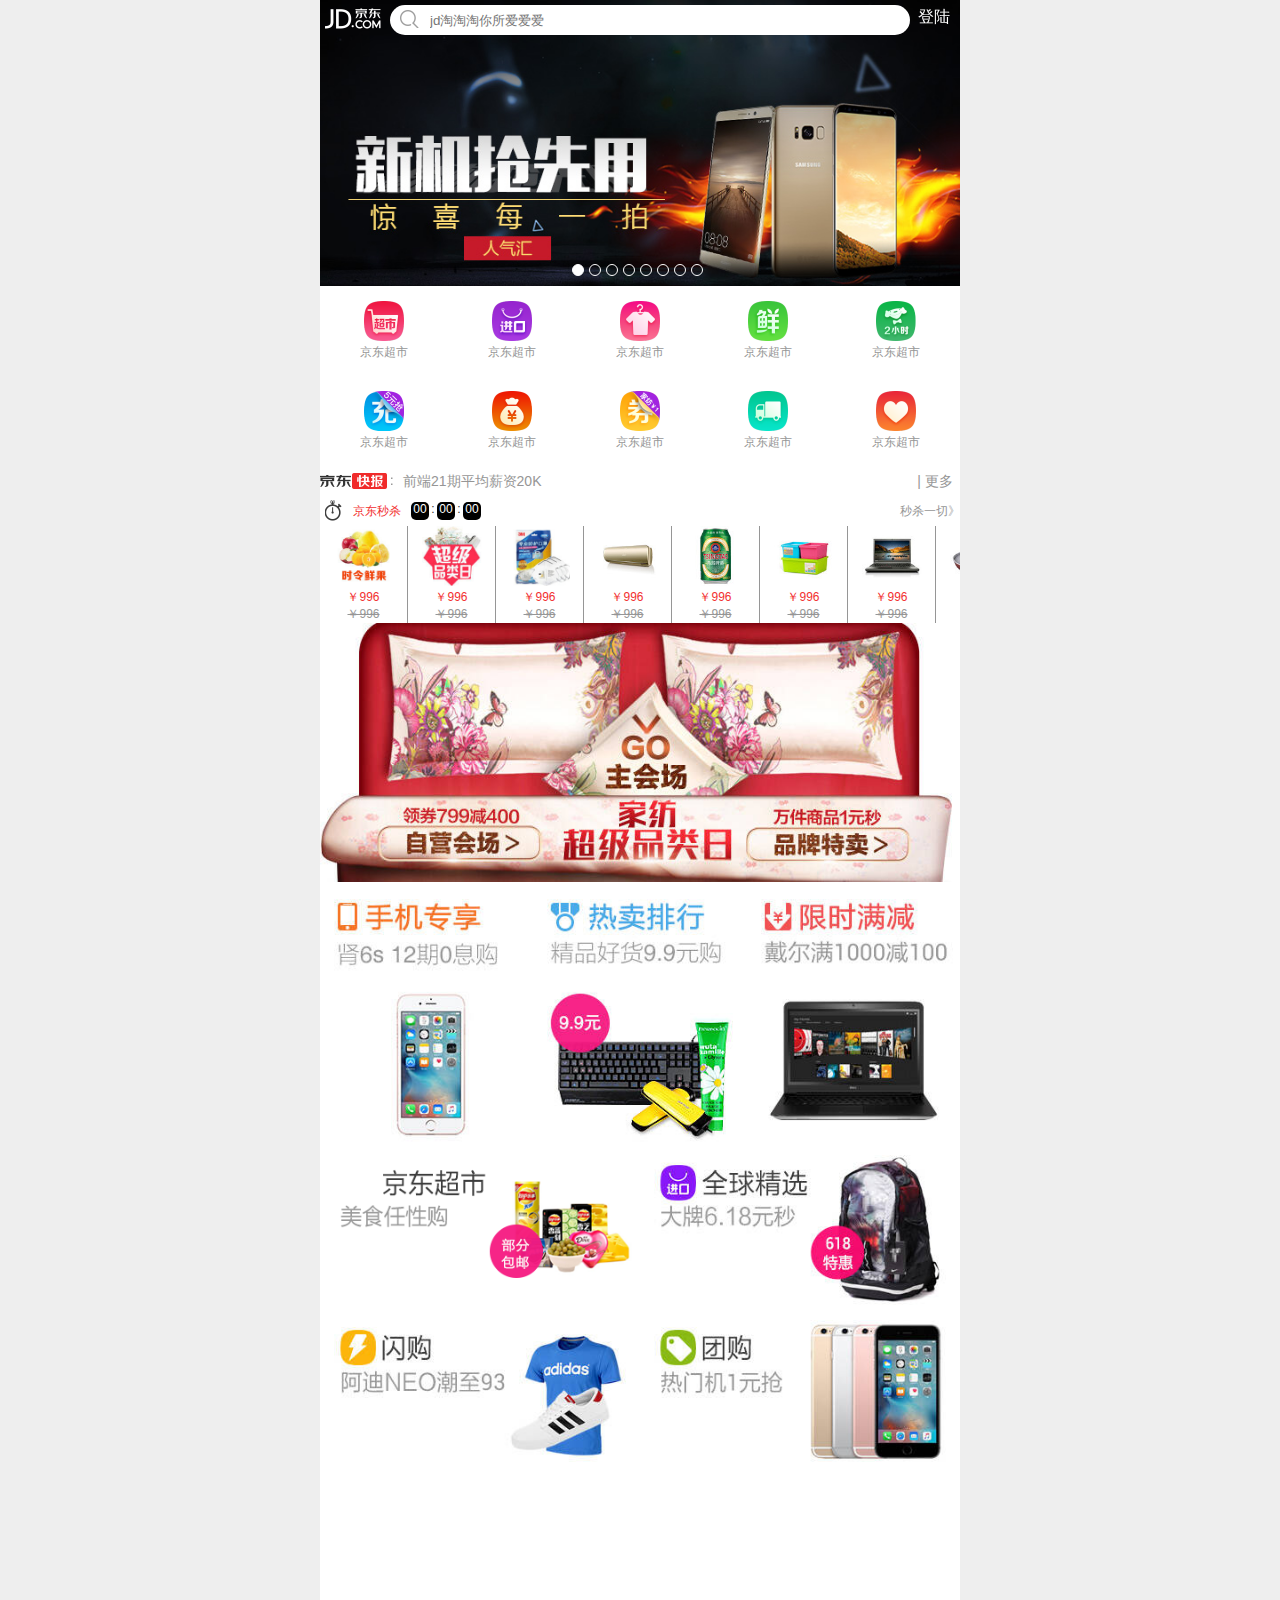
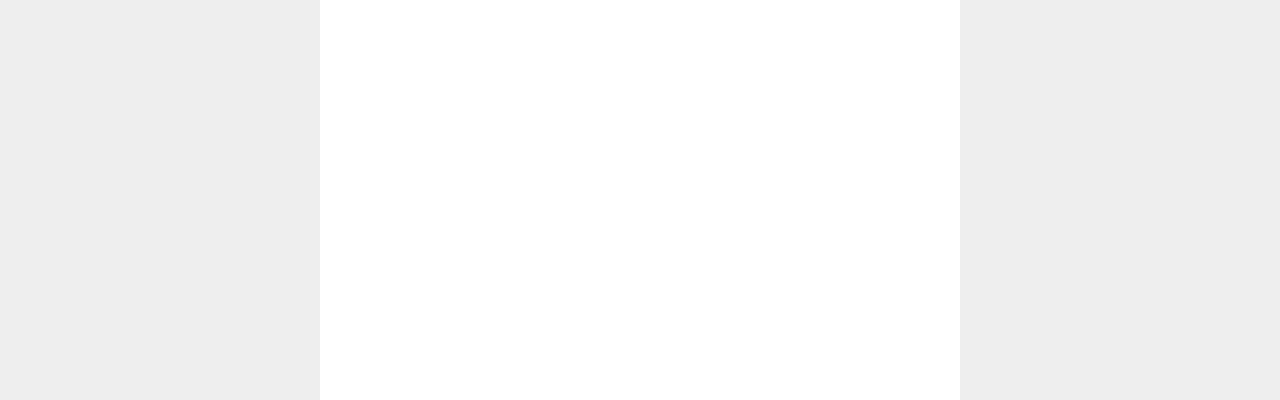
<file: MJD/index.html>
<!DOCTYPE html>
<html lang="en">
<head>
  <meta charset="UTF-8">
  <meta name="viewport" content="width=device-width, initial-scale=1.0">
  <meta http-equiv="X-UA-Compatible" content="ie=edge">
  <title>JD-index</title>
  <link rel="icon" href="favicon.ico" type="image/x-icon">
  <link rel="stylesheet" href="./css/base.css">
  <link rel="stylesheet" href="./css/index.css">
</head>
<body>
  <div class="jd-layout">
    <!-- 头部 -->
    <div class="jd-header">
      <div class="logo jd-sprites"></div>
      <div class="search">
        <span class="jd-sprites"></span>
        <input type="search" placeholder="jd淘淘淘你所爱爱爱">
      </div>
      <a href="#" class="login">登陆</a>
    </div>

    <!-- 轮播图 -->
    <div class="jd-banner">
      <ul>
        <li><a href="#"><img src="./images/banner01.jpg" alt=""></a></li>
        <li><a href="#"><img src="./images/banner02.jpg" alt=""></a></li>
        <li><a href="#"><img src="./images/banner03.jpg" alt=""></a></li>
        <li><a href="#"><img src="./images/banner04.jpg" alt=""></a></li>
        <li><a href="#"><img src="./images/banner05.jpg" alt=""></a></li>
        <li><a href="#"><img src="./images/banner06.jpg" alt=""></a></li>
        <li><a href="#"><img src="./images/banner07.jpg" alt=""></a></li>
        <li><a href="#"><img src="./images/banner08.jpg" alt=""></a></li>
      </ul>
      <ol class="clearfix">
        <li class="current"></li>
        <li></li>
        <li></li>
        <li></li>
        <li></li>
        <li></li>
        <li></li>
        <li></li>
      </ol>
    </div>  

    <!-- 导航栏 -->
    <div class="jd-nav">
      <ul class="clearfix">
        <li><a href="#"><img src="./images/nav01.png" alt=""><span>京东超市</span></a></li>
        <li><a href="#"><img src="./images/nav02.png" alt=""><span>京东超市</span></a></li>
        <li><a href="#"><img src="./images/nav03.png" alt=""><span>京东超市</span></a></li>
        <li><a href="#"><img src="./images/nav04.png" alt=""><span>京东超市</span></a></li>
        <li><a href="#"><img src="./images/nav05.png" alt=""><span>京东超市</span></a></li>
        <li><a href="#"><img src="./images/nav06.png" alt=""><span>京东超市</span></a></li>
        <li><a href="#"><img src="./images/nav07.png" alt=""><span>京东超市</span></a></li>
        <li><a href="#"><img src="./images/nav08.png" alt=""><span>京东超市</span></a></li>
        <li><a href="#"><img src="./images/nav09.png" alt=""><span>京东超市</span></a></li>
        <li><a href="#"><img src="./images/nav10.png" alt=""><span>京东超市</span></a></li>
      </ul>
    </div>

    <!-- 快报 -->
    <div class="jd-news">
      <img src="./images/jd-news-tit.png" alt="" class="logo">
      <ul class="content">
        <li>前端21期平均薪资20K</li>
        <li>前端21期平均薪资30K</li>
        <li>前端21期平均薪资40K</li>
        <li>前端21期平均薪资50K</li>
        <li>前端21期平均薪资60K</li>
        <li>前端21期平均薪资70K</li>
        <li>前端21期平均薪资80K</li>
      </ul>
      <a href="#" class="more">| 更多</a>
    </div>

    <!-- 秒杀 -->
    <div class="jd-seckill">
      <div class="title clearfix">
          <span class="logo jd-sprites pull-left"></span>
          <span class="word pull-left">京东秒杀</span>
          <div class="time pull-left">
            <span class="hour">00</span>
            <span> : </span>
            <span class="minite">00</span>
            <span> : </span>
            <span class="second">00</span>
          </div>
          <a href="#" class="everything pull-right">秒杀一切》</a>
      </div>

      <div class="main">
        <ul>
          <li>
            <a href="#">
              <img src="./images/cate_item01.jpg" alt="">
              <span>￥996</span>
              <span>￥996</span>
            </a>
          </li>
          <li>
            <a href="#">
              <img src="./images/cate_item02.jpg" alt="">
              <span>￥996</span>
              <span>￥996</span>
            </a>
          </li>
          <li>
            <a href="#">
              <img src="./images/cate_item03.jpg" alt="">
              <span>￥996</span>
              <span>￥996</span>
            </a>
          </li>
          <li>
            <a href="#">
              <img src="./images/cate_item04.jpg" alt="">
              <span>￥996</span>
              <span>￥996</span>
            </a>
          </li>
          <li>
            <a href="#">
              <img src="./images/cate_item05.jpg" alt="">
              <span>￥996</span>
              <span>￥996</span>
            </a>
          </li>
          <li>
            <a href="#">
              <img src="./images/cate_item06.jpg" alt="">
              <span>￥996</span>
              <span>￥996</span>
            </a>
          </li>
          <li>
            <a href="#">
              <img src="./images/cate_item07.jpg" alt="">
              <span>￥996</span>
              <span>￥996</span>
            </a>
          </li>
          <li>
            <a href="#">
              <img src="./images/cate_item08.jpg" alt="">
              <span>￥996</span>
              <span>￥996</span>
            </a>
          </li>
          <li>
            <a href="#">
              <img src="./images/cate_item09.jpg" alt="">
              <span>￥996</span>
              <span>￥996</span>
            </a>
          </li>
          <li>
            <a href="#">
              <img src="./images/cate_item10.png" alt="">
              <span>￥996</span>
              <span>￥996</span>
            </a>
          </li>
        </ul>
      </div>
    </div>

    <!-- 主会场 -->
    <div class="jd-major clearfix">
      <a href="#"><img src="./images/item01.jpg" alt=""></a>
      <a href="#"><img src="./images/item02.jpg" alt=""></a>
      <a href="#"><img src="./images/item03.jpg" alt=""></a>
    </div>

    <!-- 商品 -->
    <div class="jd-product">
      <ul>
        <li>
          <a href="#"><img src="./images/product_1.jpg" alt=""></a>
          <a href="#"><img src="./images/product_2.jpg" alt=""></a>
          <a href="#"><img src="./images/product_3.jpg" alt=""></a>
        </li>
        <li>
            <a href="#"><img src="./images/product_4.jpg" alt=""></a>
            <a href="#"><img src="./images/product_5.jpg" alt=""></a>
        </li>
        <li>
            <a href="#"><img src="./images/product_6.jpg" alt=""></a>
            <a href="#"><img src="./images/product_7.jpg" alt=""></a>
        </li>
      </ul>
    </div>
  </div>
  <script src="./js/index.js"></script>
</body>
</html>
</file>
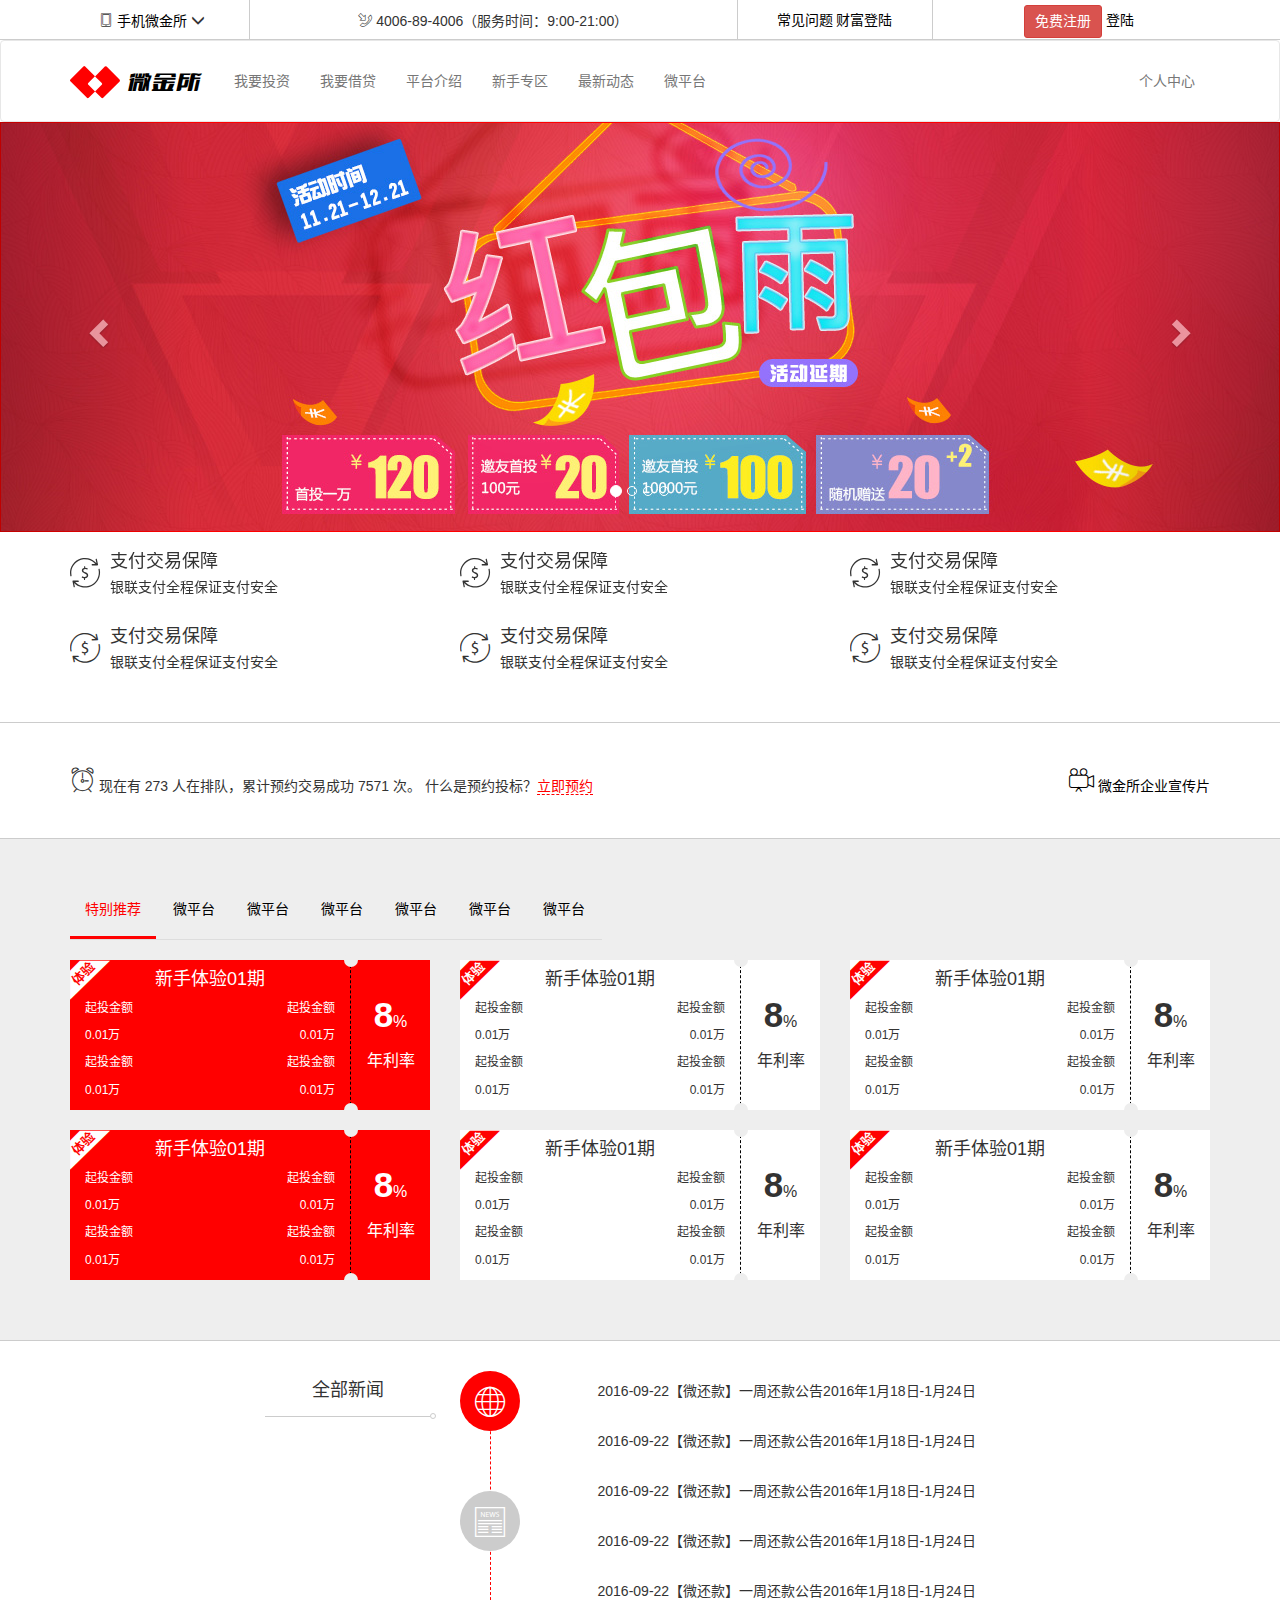
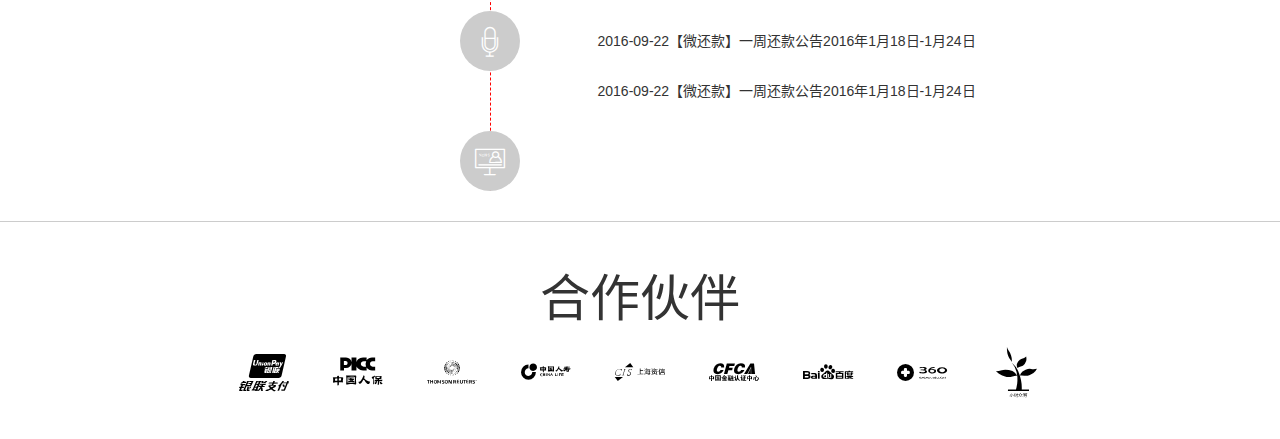
<file: WJS/index.html>
<!DOCTYPE html>
<html lang="zh-CN">
  <head>
    <meta charset="utf-8">
    <meta http-equiv="X-UA-Compatible" content="IE=edge">
    <meta name="viewport" content="width=device-width, initial-scale=1">
    <!-- 上述3个meta标签*必须*放在最前面，任何其他内容都*必须*跟随其后！ -->
    <title>WJS</title>

    <!-- Bootstrap -->
    <link href="./lib/bootstrap/css/bootstrap.min.css" rel="stylesheet">
    <link rel="stylesheet" href="./css/index.css">

    <!-- HTML5 shim 和 Respond.js 是为了让 IE8 支持 HTML5 元素和媒体查询（media queries）功能 -->
    <!-- 警告：通过 file:// 协议（就是直接将 html 页面拖拽到浏览器中）访问页面时 Respond.js 不起作用 -->
    <!--[if lt IE 9]>
      <script src="./lib/html5shiv/html5shiv.min.js"></script>
      <script src="./lib/respond/respond.min.js"></script>
    <![endif]-->
  </head>
  <body>
    <div class="layout">
        <div class="wjs-header hidden-xs hidden-sm">
          <div class="container">
            <div class="row">
              <div class="col-md-2">
                <span class="icon-phone"></span>
                <a href="#">手机微金所</a>
                <span class="glyphicon glyphicon-menu-down"></span>
              </div>
              <div class="col-md-5">
                <span class="icon-tel"></span>
                <span>4006-89-4006（服务时间：9:00-21:00）</span>
              </div>
              <div class="col-md-2">
                <a href="#">常见问题</a>
                <a href="#">财富登陆</a>
              </div>
              <div class="col-md-3">
                <a href="#" class="btn btn-default btn-sm btn-danger btn-register">免费注册</a>
                <a href="#">登陆</a>
              </div>
            </div>
          </div>
        </div>

        <div class="wjs-nav">
            <nav class="navbar wjs-default">
              <div class="container">
                <!-- Brand and toggle get grouped for better mobile display -->
                <div class="navbar-header">
                  <button type="button" class="navbar-toggle collapsed" data-toggle="collapse" data-target="#bs-example-navbar-collapse-1" aria-expanded="false">
                    <span class="sr-only">Toggle navigation</span>
                    <span class="icon-bar"></span>
                    <span class="icon-bar"></span>
                    <span class="icon-bar"></span>
                  </button>
                  <a class="navbar-brand" href="#">
                    <span class="icon-wjs-logo"></span>
                    <span class="icon-wjs-text"></span>
                  </a>
                </div>
            
                <!-- Collect the nav links, forms, and other content for toggling -->
                <div class="collapse navbar-collapse" id="bs-example-navbar-collapse-1">
                  <!-- 左边导航栏 -->
                  <ul class="nav navbar-nav">
                    <li><a href="#">我要投资</a></li>
                    <li><a href="#">我要借贷</a></li>
                    <li><a href="#">平台介绍</a></li>
                    <li><a href="#">新手专区</a></li>
                    <li><a href="#">最新动态</a></li>
                    <li><a href="#">微平台</a></li>
                  </ul>
                  <!-- 右边导航栏 -->
                  <ul class="nav navbar-nav navbar-right hidden-sm hidden-xs">
                    <li><a href="#">个人中心</a></li>
                  </ul>
                </div><!-- /.navbar-collapse -->
              </div><!-- /.container-fluid -->
            </nav>
        </div>
        <!-- 轮播图 -->
        <div class="wjs-banner">
            <div id="carousel-example-generic" class="carousel slide" data-ride="carousel">
              <!-- Indicators -->
              <ol class="carousel-indicators">
                <li data-target="#carousel-example-generic" data-slide-to="0" class="active"></li>
                <li data-target="#carousel-example-generic" data-slide-to="1"></li>
                <li data-target="#carousel-example-generic" data-slide-to="2"></li>
                <li data-target="#carousel-example-generic" data-slide-to="3"></li>
              </ol>
            
              <!-- Wrapper for slides -->
              <div class="carousel-inner" role="listbox">
                <div class="item active">
                  <div class="img-big hidden-xs" style="background-image: url(./images/slide_01_2000x410.jpg) "></div>
                  <img class="img-small visible-xs" src="./images/slide_01_640x340.jpg">
                </div>
                <div class="item">
                  <div class="img-big hidden-xs" style="background-image: url(./images/slide_02_2000x410.jpg) "></div>
                  <img class="img-small visible-xs" src="./images/slide_02_640x340.jpg">
                </div>
                <div class="item">
                  <div class="img-big hidden-xs" style="background-image: url(./images/slide_03_2000x410.jpg) "></div>
                  <img class="img-small visible-xs" src="./images/slide_03_640x340.jpg">
                </div>
                <div class="item">
                  <div class="img-big hidden-xs" style="background-image: url(./images/slide_04_2000x410.jpg) "></div>
                  <img class="img-small visible-xs" src="./images/slide_04_640x340.jpg">
                </div>
              </div>
            
              <!-- Controls -->
              <a class="left carousel-control" href="#carousel-example-generic" role="button" data-slide="prev">
                <span class="glyphicon glyphicon-chevron-left" aria-hidden="true"></span>
                <span class="sr-only">Previous</span>
              </a>
              <a class="right carousel-control" href="#carousel-example-generic" role="button" data-slide="next">
                <span class="glyphicon glyphicon-chevron-right" aria-hidden="true"></span>
                <span class="sr-only">Next</span>
              </a>
            </div>
        </div>
        <!-- 信息 -->
        <div class="wjs-info hidden-xs">
          <div class="container">
            <div class="row">
              <div class="col-sm-6 col-md-4">
                  <div class="media">
                    <div class="media-left">
                      <span class="icon-wjs-e904"></span>
                    </div>
                    <div class="media-body">
                      <h4 class="media-heading">支付交易保障</h4>
                      <p>银联支付全程保证支付安全</p>
                    </div>
                  </div>
              </div>
              <div class="col-sm-6 col-md-4">
                <div class="media">
                  <div class="media-left">
                    <span class="icon-wjs-e904"></span>
                  </div>
                  <div class="media-body">
                    <h4 class="media-heading">支付交易保障</h4>
                    <p>银联支付全程保证支付安全</p>
                  </div>
                </div>
              </div>
              <div class="col-sm-6 col-md-4">
                <div class="media">
                  <div class="media-left">
                    <span class="icon-wjs-e904"></span>
                  </div>
                  <div class="media-body">
                    <h4 class="media-heading">支付交易保障</h4>
                    <p>银联支付全程保证支付安全</p>
                  </div>
                </div>
              </div>
              <div class="col-sm-6 col-md-4">
                <div class="media">
                  <div class="media-left">
                    <span class="icon-wjs-e904"></span>
                  </div>
                  <div class="media-body">
                    <h4 class="media-heading">支付交易保障</h4>
                    <p>银联支付全程保证支付安全</p>
                  </div>
                </div>
              </div>
              <div class="col-sm-6 col-md-4">
                  <div class="media">
                    <div class="media-left">
                      <span class="icon-wjs-e904"></span>
                    </div>
                    <div class="media-body">
                      <h4 class="media-heading">支付交易保障</h4>
                      <p>银联支付全程保证支付安全</p>
                    </div>
                  </div>
              </div>
              <div class="col-sm-6 col-md-4">
                <div class="media">
                  <div class="media-left">
                    <span class="icon-wjs-e904"></span>
                  </div>
                  <div class="media-body">
                    <h4 class="media-heading">支付交易保障</h4>
                    <p>银联支付全程保证支付安全</p>
                  </div>
                </div>
              </div>
            </div>
          </div>
        </div>

        <!-- 预约 -->
        <div class="wjs-book">
          <div class="container">
            <div class="pull-left">
              <span class="icon-wjs-e906"></span>
              现在有 273 人在排队，累计预约交易成功 7571 次。 什么是预约投标？<a href="#">立即预约</a>
            </div>
            <div class="pull-right hidden-xs">
              <a href="#">
                <span class="icon-wjs-e905"></span>
                微金所企业宣传片
              </a>
            </div>
          </div>
        </div>

        <!-- 产品 -->
        <div class="wjs-product">
            <div class="container">
              <!-- Nav tabs -->
              <div class="box">
                <ul class="nav nav-product" role="tablist">
                    <li class="active"><a href="#product1" data-toggle="tab">特别推荐</a></li>
                    <li><a href="#product2" data-toggle="tab">微平台</a></li>
                    <li><a href="#product3" data-toggle="tab">微平台</a></li>
                    <li><a href="#product4" data-toggle="tab">微平台</a></li>
                    <li><a href="#product5" data-toggle="tab">微平台</a></li>
                    <li><a href="#product6" data-toggle="tab">微平台</a></li>
                    <li><a href="#product7" data-toggle="tab">微平台</a></li>
                  </ul>
              </div>
            
              <!-- Tab panes -->
              <div class="tab-content">
                <div class="tab-pane active" id="product1">
                  <div class="row">
                    <div class="col-md-4 col-sm-6 current">
                      <div class="in">
                        <div class="right">
                          <p><span>8</span>%</p>
                          <p>年利率</p>
                        </div>
                        <div class="left">
                          <h4 class="text-center">新手体验01期</h4>
                          <div class="col-xs-6">
                            <p>起投金额</p>
                            <p>0.01万</p>
                          </div>
                          <div class="col-xs-6 text-right">
                            <p>起投金额</p>
                            <p>0.01万</p>
                          </div>
                          <div class="col-xs-6">
                            <p>起投金额</p>
                            <p>0.01万</p>
                          </div>
                          <div class="col-xs-6 text-right">
                            <p>起投金额</p>
                            <p>0.01万</p>
                          </div>
                        </div>
                      </div>
                    </div>
                    <div class="col-md-4 col-sm-6">
                      <div class="in">
                        <div class="right">
                          <p><span>8</span>%</p>
                          <p>年利率</p>
                        </div>
                        <div class="left">
                          <h4 class="text-center">新手体验01期</h4>
                          <div class="col-xs-6">
                            <p>起投金额</p>
                            <p>0.01万</p>
                          </div>
                          <div class="col-xs-6 text-right">
                            <p>起投金额</p>
                            <p>0.01万</p>
                          </div>
                          <div class="col-xs-6">
                            <p>起投金额</p>
                            <p>0.01万</p>
                          </div>
                          <div class="col-xs-6 text-right">
                            <p>起投金额</p>
                            <p>0.01万</p>
                          </div>
                        </div>
                      </div>
                    </div>
                    <div class="col-md-4 col-sm-6">
                      <div class="in">
                        <div class="right">
                          <p><span>8</span>%</p>
                          <p>年利率</p>
                        </div>
                        <div class="left">
                          <h4 class="text-center">新手体验01期</h4>
                          <div class="col-xs-6">
                            <p>起投金额</p>
                            <p>0.01万</p>
                          </div>
                          <div class="col-xs-6 text-right">
                            <p>起投金额</p>
                            <p>0.01万</p>
                          </div>
                          <div class="col-xs-6">
                            <p>起投金额</p>
                            <p>0.01万</p>
                          </div>
                          <div class="col-xs-6 text-right">
                            <p>起投金额</p>
                            <p>0.01万</p>
                          </div>
                        </div>
                      </div>
                    </div>
                    <div class="col-md-4 col-sm-6 current">
                      <div class="in">
                        <div class="right">
                          <p><span>8</span>%</p>
                          <p>年利率</p>
                        </div>
                        <div class="left">
                          <h4 class="text-center">新手体验01期</h4>
                          <div class="col-xs-6">
                            <p>起投金额</p>
                            <p>0.01万</p>
                          </div>
                          <div class="col-xs-6 text-right">
                            <p>起投金额</p>
                            <p>0.01万</p>
                          </div>
                          <div class="col-xs-6">
                            <p>起投金额</p>
                            <p>0.01万</p>
                          </div>
                          <div class="col-xs-6 text-right">
                            <p>起投金额</p>
                            <p>0.01万</p>
                          </div>
                        </div>
                      </div>
                    </div>
                    <div class="col-md-4 col-sm-6">
                      <div class="in">
                        <div class="right">
                          <p><span>8</span>%</p>
                          <p>年利率</p>
                        </div>
                        <div class="left">
                          <h4 class="text-center">新手体验01期</h4>
                          <div class="col-xs-6">
                            <p>起投金额</p>
                            <p>0.01万</p>
                          </div>
                          <div class="col-xs-6 text-right">
                            <p>起投金额</p>
                            <p>0.01万</p>
                          </div>
                          <div class="col-xs-6">
                            <p>起投金额</p>
                            <p>0.01万</p>
                          </div>
                          <div class="col-xs-6 text-right">
                            <p>起投金额</p>
                            <p>0.01万</p>
                          </div>
                        </div>
                      </div>
                    </div>
                    <div class="col-md-4 col-sm-6">
                      <div class="in">
                        <div class="right">
                          <p><span>8</span>%</p>
                          <p>年利率</p>
                        </div>
                        <div class="left">
                          <h4 class="text-center">新手体验01期</h4>
                          <div class="col-xs-6">
                            <p>起投金额</p>
                            <p>0.01万</p>
                          </div>
                          <div class="col-xs-6 text-right">
                            <p>起投金额</p>
                            <p>0.01万</p>
                          </div>
                          <div class="col-xs-6">
                            <p>起投金额</p>
                            <p>0.01万</p>
                          </div>
                          <div class="col-xs-6 text-right">
                            <p>起投金额</p>
                            <p>0.01万</p>
                          </div>
                        </div>
                      </div>
                    </div>
                  </div>
                </div>
                <div class="tab-pane" id="product2">2</div>
                <div class="tab-pane" id="product3">3</div>
                <div class="tab-pane" id="product4">4</div>
                <div class="tab-pane" id="product5">5</div>
                <div class="tab-pane" id="product6">6</div>
                <div class="tab-pane" id="product7">7</div>
              </div>
              
            </div>
        </div>

        <div class="wjs-news">
          <div class="container">
              <div class="row">
                <div class="col-md-2 col-md-offset-2">
                  <h4>全部新闻</h4>
                </div>
                <div class="col-md-1">
                  <div class="line-through hidden-xs hidden-sm"></div>
                  <ul class="nav nav-news" role="tablist">
                      <li role="presentation" class="active"><a href="#news1" aria-controls="home" role="tab" data-toggle="tab">
                        <span class="icon-wjs-e90e"></span>
                      </a></li>
                      <li role="presentation"><a href="#news2" aria-controls="profile" role="tab" data-toggle="tab">
                        <span class="icon-wjs-e90f"></span>
                      </a></li>
                      <li role="presentation"><a href="#news3" aria-controls="messages" role="tab" data-toggle="tab">
                        <span class="icon-wjs-e910"></span>
                      </a></li>
                      <li role="presentation"><a href="#news4" aria-controls="settings" role="tab" data-toggle="tab">
                        <span class="icon-wjs-e911"></span>
                      </a></li>
                    </ul>
                </div>
                <div class="col-md-7">
                  <div class="tab-content new-content">
                      <div role="tabpanel" class="tab-pane active" id="news1">
                        <ul>
                          <li><a href="">2016-09-22【微还款】一周还款公告2016年1月18日-1月24日</a></li>
                        </ul>
                        <ul>
                          <li><a href="">2016-09-22【微还款】一周还款公告2016年1月18日-1月24日</a></li>
                        </ul>
                        <ul>
                          <li><a href="">2016-09-22【微还款】一周还款公告2016年1月18日-1月24日</a></li>
                        </ul>
                        <ul>
                          <li><a href="">2016-09-22【微还款】一周还款公告2016年1月18日-1月24日</a></li>
                        </ul>
                        <ul>
                          <li><a href="">2016-09-22【微还款】一周还款公告2016年1月18日-1月24日</a></li>
                        </ul>
                        <ul>
                          <li><a href="">2016-09-22【微还款】一周还款公告2016年1月18日-1月24日</a></li>
                        </ul>
                        <ul>
                          <li><a href="">2016-09-22【微还款】一周还款公告2016年1月18日-1月24日</a></li>
                        </ul>
                      </div>
                      <div role="tabpanel" class="tab-pane" id="news2">2</div>
                      <div role="tabpanel" class="tab-pane" id="news3">3</div>
                      <div role="tabpanel" class="tab-pane" id="news4">4</div>
                    </div>
                </div>
              </div>
          </div>
        </div>

        <div class="wjs-footer">
          <h1>合作伙伴</h1>
          <a href="#" class="icon-wjs-e946"></a>
          <a href="#" class="icon-wjs-e92f"></a>
          <a href="#" class="icon-wjs-e92e"></a>
          <a href="#" class="icon-wjs-e92a"></a>
          <a href="#" class="icon-wjs-e929"></a>
          <a href="#" class="icon-wjs-e931"></a>
          <a href="https://www.baidu.com" class="icon-wjs-e92c"></a>
          <a href="#" class="icon-wjs-e92b"></a>
          <a href="#" class="icon-wjs-e92d"></a>
        </div>
    </div>

    <!-- jQuery (Bootstrap 的所有 JavaScript 插件都依赖 jQuery，所以必须放在前边) -->
    <script src="./lib/jquery/jquery-1.12.4.js"></script>
    <!-- 加载 Bootstrap 的所有 JavaScript 插件。你也可以根据需要只加载单个插件。 -->
    <script src="./lib/bootstrap//js/bootstrap.min.js"></script>
    <script src="./js/index.js"></script>
  </body>
</html>
</file>
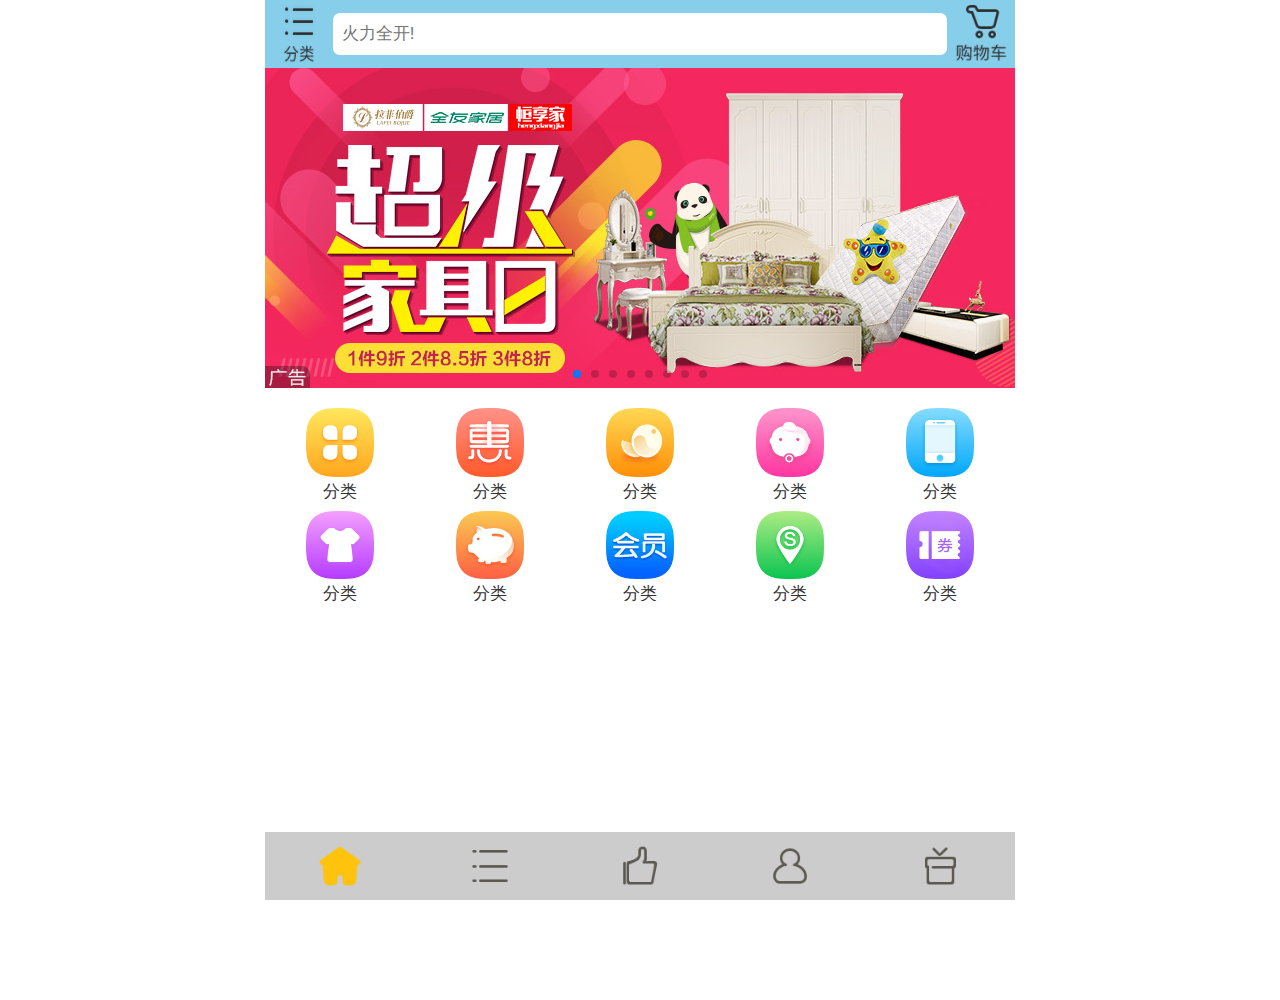
<file: 苏宁/index.html>
<!DOCTYPE html>
<html lang="en">
<head>
  <meta charset="UTF-8">
  <meta name="viewport" content="width=device-width, initial-scale=1.0">
  <meta http-equiv="X-UA-Compatible" content="ie=edge">
  <title>苏宁</title>
  <link rel="stylesheet" href="./css/base.css">
  <link rel="stylesheet" href="./css/index.css">
  <link rel="stylesheet" href="./css/swiper.min.css">
</head>
<body>
  <div class="layout">
    <div class="sn-header">
      <div class="cate fl"></div>
      <div class="cart fr"></div>
      <div class="search">
        <input type="search" placeholder="火力全开!">
      </div>
    </div>

    <div class="sn-banner">
      <div class="swiper-container">
        <div class="swiper-wrapper">
            <div class="swiper-slide"><a href="#"><img src="./images/banner01.jpg"></a></div>
            <div class="swiper-slide"><a href="#"><img src="./images/banner02.jpg"></a></div>
            <div class="swiper-slide"><a href="#"><img src="./images/banner03.jpg"></a></div>
            <div class="swiper-slide"><a href="#"><img src="./images/banner04.jpg"></a></div>
            <div class="swiper-slide"><a href="#"><img src="./images/banner05.jpg"></a></div>
            <div class="swiper-slide"><a href="#"><img src="./images/banner06.jpg"></a></div>
            <div class="swiper-slide"><a href="#"><img src="./images/banner07.jpg"></a></div>
            <div class="swiper-slide"><a href="#"><img src="./images/banner08.jpg"></a></div>
        </div>
        <!-- 如果需要分页器 -->
        <div class="swiper-pagination"></div>
      </div>
    </div>

    <div class="sn-nav">
      <ul class="clearfix">
        <li>
          <a href="#">
            <img src="./images/nav01.png" alt="">
            <p>分类</p>
          </a>
        </li>
        <li>
          <a href="#">
            <img src="./images/nav02.png" alt="">
            <p>分类</p>
          </a>
        </li>
        <li>
          <a href="#">
            <img src="./images/nav03.png" alt="">
            <p>分类</p>
          </a>
        </li>
        <li>
          <a href="#">
            <img src="./images/nav04.png" alt="">
            <p>分类</p>
          </a>
        </li>
        <li>
          <a href="#">
            <img src="./images/nav05.png" alt="">
            <p>分类</p>
          </a>
        </li>
        <li>
          <a href="#">
            <img src="./images/nav06.png" alt="">
            <p>分类</p>
          </a>
        </li>
        <li>
          <a href="#">
            <img src="./images/nav07.png" alt="">
            <p>分类</p>
          </a>
        </li>
        <li>
          <a href="#">
            <img src="./images/nav08.png" alt="">
            <p>分类</p>
          </a>
        </li>
        <li>
          <a href="#">
            <img src="./images/nav09.png" alt="">
            <p>分类</p>
          </a>
        </li>
        <li>
          <a href="#">
            <img src="./images/nav10.png" alt="">
            <p>分类</p>
          </a>
        </li>
      </ul>
    </div>

    <div class="sn-footer">
      <ul class="clearfix">
        <li><a href="#"><img src="./images/tabs01.png" alt=""></a></li>
        <li><a href="#"><img src="./images/tabs02.png" alt=""></a></li>
        <li><a href="#"><img src="./images/tabs03.png" alt=""></a></li>
        <li><a href="#"><img src="./images/tabs04.png" alt=""></a></li>
        <li><a href="#"><img src="./images/tabs05.png" alt=""></a></li>
      </ul>
    </div>
  </div>


  <script src="./js/swiper.js"></script>
  <script src="./js/rem.js"></script>
  <script src="./js/index.js"></script>
</body>
</html>
</file>
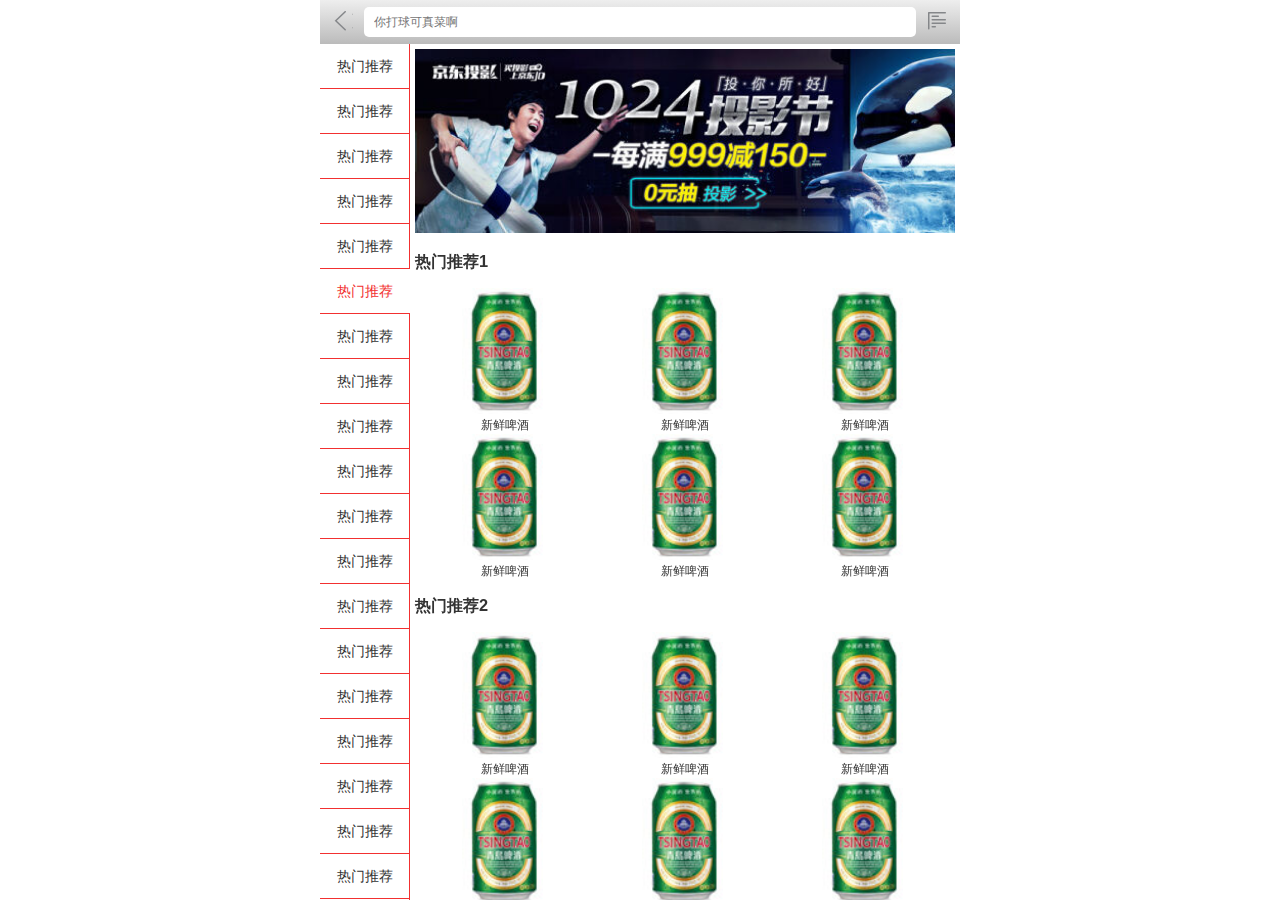
<file: MJD/category.html>
<!DOCTYPE html>
<html lang="en">
<head>
  <meta charset="UTF-8">
  <meta name="viewport" content="width=device-width, initial-scale=1.0">
  <meta http-equiv="X-UA-Compatible" content="ie=edge">
  <link rel="stylesheet" href="./css/category.css">
  <link rel="stylesheet" href="./css/base.css">
  <link rel="shortcut icon" href="favicon.ico" type="image/x-icon">
  <title>category</title>
</head>
<body>
  <div class="cate-layout">
    <div class="cate-header header">
      <a href="#" class="back jd-sprites"></a>
      <a href="#" class="more jd-sprites"></a>
      <div class="search">
        <input type="search" placeholder="你打球可真菜啊">
      </div>
    </div>
    <div class="cate-content">
      <div class="left">
        <ul>
          <li>热门推荐</li>
          <li>热门推荐</li>
          <li>热门推荐</li>
          <li>热门推荐</li>
          <li>热门推荐</li>
          <li class="current">热门推荐</li>
          <li>热门推荐</li>
          <li>热门推荐</li>
          <li>热门推荐</li>
          <li>热门推荐</li>
          <li>热门推荐</li>
          <li>热门推荐</li>
          <li>热门推荐</li>
          <li>热门推荐</li>
          <li>热门推荐</li>
          <li>热门推荐</li>
          <li>热门推荐</li>
          <li>热门推荐</li>
          <li>热门推荐</li>
          <li>热门推荐</li>
          <li>热门推荐</li>
        </ul>
      </div>
      <div class="right">
        <div class="inner">
          <div class="showImg">
            <a href="#"><img src="./images/cate_banner.jpg" alt=""></a>
          </div>
          <h3>热门推荐1</h3>
          <ul class="clearfix">
            <li>
              <a href="#">
                <img src="./images/cate_item05.jpg" alt="">
                <p>新鲜啤酒</p>
              </a>
            </li>
            <li>
              <a href="#">
                <img src="./images/cate_item05.jpg" alt="">
                <p>新鲜啤酒</p>
              </a>
            </li>
            <li>
              <a href="#">
                <img src="./images/cate_item05.jpg" alt="">
                <p>新鲜啤酒</p>
              </a>
            </li>
            <li>
              <a href="#">
                <img src="./images/cate_item05.jpg" alt="">
                <p>新鲜啤酒</p>
              </a>
            </li>
            <li>
              <a href="#">
                <img src="./images/cate_item05.jpg" alt="">
                <p>新鲜啤酒</p>
              </a>
            </li>
            <li>
              <a href="#">
                <img src="./images/cate_item05.jpg" alt="">
                <p>新鲜啤酒</p>
              </a>
            </li>
          </ul>
          <h3>热门推荐2</h3>
          <ul class="clearfix">
            <li>
              <a href="#">
                <img src="./images/cate_item05.jpg" alt="">
                <p>新鲜啤酒</p>
              </a>
            </li>
            <li>
              <a href="#">
                <img src="./images/cate_item05.jpg" alt="">
                <p>新鲜啤酒</p>
              </a>
            </li>
            <li>
              <a href="#">
                <img src="./images/cate_item05.jpg" alt="">
                <p>新鲜啤酒</p>
              </a>
            </li>
            <li>
              <a href="#">
                <img src="./images/cate_item05.jpg" alt="">
                <p>新鲜啤酒</p>
              </a>
            </li>
            <li>
              <a href="#">
                <img src="./images/cate_item05.jpg" alt="">
                <p>新鲜啤酒</p>
              </a>
            </li>
            <li>
              <a href="#">
                <img src="./images/cate_item05.jpg" alt="">
                <p>新鲜啤酒</p>
              </a>
            </li>
          </ul>
          <h3>热门推荐3</h3>
          <ul class="clearfix">
            <li>
              <a href="#">
                <img src="./images/cate_item05.jpg" alt="">
                <p>新鲜啤酒</p>
              </a>
            </li>
            <li>
              <a href="#">
                <img src="./images/cate_item05.jpg" alt="">
                <p>新鲜啤酒</p>
              </a>
            </li>
            <li>
              <a href="#">
                <img src="./images/cate_item05.jpg" alt="">
                <p>新鲜啤酒</p>
              </a>
            </li>
            <li>
              <a href="#">
                <img src="./images/cate_item05.jpg" alt="">
                <p>新鲜啤酒</p>
              </a>
            </li>
            <li>
              <a href="#">
                <img src="./images/cate_item05.jpg" alt="">
                <p>新鲜啤酒</p>
              </a>
            </li>
            <li>
              <a href="#">
                <img src="./images/cate_item05.jpg" alt="">
                <p>新鲜啤酒</p>
              </a>
            </li>
          </ul>
        </div>
      </div>
    </div>
  </div>
  
  <script src="./js/iscroll.js"></script>
  <script src="./js/category.js"></script>

</body>
</html>
</file>
<file: MJD/css/base.css>
body,
div,
ul,
li,
ol,
h1,
h2,
h3,
h4,
h5,
h6,
input,
textarea,
select,
p,
dl,
dt,
dd,
a,
img,
button,
form,
table,
th,
tr,
td,
tbody,
article,
aside,
details,
figcaption,
figure,
footer,
header,
menu,
nav,
section {
  margin: 0;
  padding: 0;
  /*所有盒子布局采用内减模式*/
  -webkit-box-sizing: border-box;
  /* 兼容-webkit-内核浏览器 */
  box-sizing: border-box;
  /*去除移动端点击高亮颜色*/
  -webkit-tap-highlight-color: transparent;
}
body {
  font-size: 14px;
  color: #333;
  font-family: 'Microsoft YaHei', Arial, sans-serif;
  /*后面的都是 备胎*/
}
ol,
ul {
  list-style: none;
}
a,
a:hover {
  text-decoration: none;
  color: #333;
}
input {
  border: none;
  outline: none;
  /* 在 移动端浏览器 表单可能会出现 阴影 高亮 3d效果,需要清除*/
  -webkit-appearance: none;
}
/* 废物利用 */
em,
i {
  font-style: normal;
}
/*commom css 公共样式*/
.pull-left {
  float: left;
}
.pull-right {
  float: right;
}
/* 清除浮动 */
.clearfix::before,
.clearfix::after {
  content: "";
  display: block;
  clear: both;
  line-height: 0;
  visibility: hidden;
  height: 0;
}
.jd-sprites {
  background: url(../images/jd-sprites.png) no-repeat;
  background-size: 200px 200px;
}
.header {
  width: 100%;
  height: 44px;
  background-image: linear-gradient(#eeeeee, #bbbbbb);
  position: absolute;
  top: 0;
  left: 0;
}
.header .back {
  width: 44px;
  height: 44px;
  padding: 11px;
  float: left;
  background-position: -21px 0;
  background-clip: content-box;
  background-origin: content-box;
  cursor: pointer;
}
.header .more {
  width: 44px;
  height: 44px;
  float: right;
  padding: 11px;
  background-clip: content-box;
  background-origin: content-box;
  background-position: -60px 0;
  cursor: pointer;
}
.header .search {
  height: 100%;
  overflow: hidden;
  padding-top: 7px;
}
</file>
<file: MJD/css/index.css>
body {
  background-color: #eee;
}
.jd-layout {
  max-width: 640px;
  min-width: 320px;
  height: 2000px;
  margin: 0 auto;
  background-color: #fff;
}
/*--------------------头部*/
.jd-header {
  z-index: 999;
  width: 100%;
  height: 40px;
  position: fixed;
  max-width: 640px;
}
.jd-header .logo {
  width: 60px;
  height: 25px;
  background-position: 0 -108px;
  position: absolute;
  left: 5px;
  top: 7px;
}
.jd-header .search {
  width: 100%;
  padding: 0 50px 0 70px;
  height: 100%;
  position: relative;
}
.jd-header .search span {
  width: 20px;
  height: 20px;
  background-position: -60px -108px;
  position: absolute;
  left: 80px;
  top: 8px;
}
.jd-header .search input {
  width: 100%;
  border-radius: 15px;
  height: 30px;
  margin-top: 5px;
  padding-left: 40px;
}
.jd-header .login {
  position: absolute;
  right: 10px;
  top: 7px;
  color: #fff;
  font-size: 16px;
}
/*--------------------轮播图*/
.jd-banner {
  position: relative;
  overflow: hidden;
}
.jd-banner ul li {
  transform: translateX(210%);
  position: absolute;
  left: 0;
  top: 0;
}
.jd-banner ul li img {
  width: 100%;
  display: block;
}
.jd-banner ul li:nth-child(8) {
  transform: translateX(-100%);
}
.jd-banner ul li:nth-child(1) {
  transform: translate(0);
}
.jd-banner ul li:nth-child(2) {
  transform: translate(100%);
}
.jd-banner ol {
  position: absolute;
  bottom: 10px;
  left: 50%;
  transform: translateX(-50%);
}
.jd-banner ol .current {
  background-color: #fff;
}
.jd-banner ol li {
  width: 12px;
  height: 12px;
  border-radius: 50%;
  float: left;
  margin-right: 5px;
  border: 1px solid #fff;
}
/*-------------------导航*/
.jd-nav ul li {
  text-align: center;
  float: left;
  width: 20%;
  padding: 15px 0;
  font-size: 12px;
}
.jd-nav ul li a img {
  width: 40px;
}
.jd-nav ul li a span {
  width: 100%;
  display: block;
  color: #969696;
}
/*-------------------快报*/
.jd-news {
  height: 30px;
  padding: 0 50px 0 73px;
  position: relative;
  overflow: hidden;
}
.jd-news .logo {
  width: 73px;
  height: 16px;
  position: absolute;
  left: 0;
  top: 7px;
}
.jd-news ul {
  width: 100%;
  color: #969696;
  font-size: 14px;
  padding-left: 10px;
}
.jd-news ul li {
  height: 30px;
  line-height: 30px;
}
.jd-news .more {
  position: absolute;
  right: 0;
  top: 0;
  width: 50px;
  height: 30px;
  line-height: 30px;
  text-align: center;
  color: #969696;
}
/*-------------------秒杀*/
.jd-seckill .title {
  height: 30px;
}
.jd-seckill .title .logo {
  margin: 4px 0 0 5px;
  width: 18px;
  height: 21px;
  display: block;
  background-position: -85px -110px;
}
.jd-seckill .title .word {
  color: #F23030;
  font-size: 12px;
  height: 30px;
  line-height: 30px;
  display: block;
  padding: 0 10px;
}
.jd-seckill .title .everything {
  font-size: 12px;
  color: #969696;
  height: 30px;
  line-height: 30px;
  display: block;
}
.jd-seckill .title .time {
  padding-top: 6px;
  width: 70px;
  height: 18px;
  font-size: 12px;
  text-align: center;
}
.jd-seckill .title .time span {
  float: left;
}
.jd-seckill .title .time .hour,
.jd-seckill .title .time .minite,
.jd-seckill .title .time .second {
  width: 18px;
  height: 18px;
  background-color: #000;
  border-radius: 5px;
  display: block;
  color: white;
}
.jd-seckill .title .time span:nth-child(2n) {
  width: 8px;
  display: block;
}
.jd-seckill .main {
  overflow: auto;
}
.jd-seckill .main ul {
  width: 880px;
}
.jd-seckill .main ul li {
  float: left;
  width: 88px;
  border-right: 1px solid #969696;
  text-align: center;
}
.jd-seckill .main ul li img {
  width: 60px;
  height: 60px;
}
.jd-seckill .main ul li span {
  display: block;
  width: 100%;
  font-size: 12px;
}
.jd-seckill .main ul li span:nth-child(2) {
  color: #F23030;
}
.jd-seckill .main ul li span:nth-child(3) {
  text-decoration: line-through;
  color: #969696;
}
/*-------------------主会场*/
.jd-major a {
  width: 33.3%;
  float: left;
}
.jd-major a img {
  width: 100%;
}
.jd-product ul li a {
  width: 50%;
  float: left;
}
.jd-product ul li a img {
  width: 100%;
}
.jd-product ul li:first-child a {
  width: 33.33%;
}
</file>
<file: WJS/css/index.css>
a,
a:hover {
  text-decoration: none;
  color: #000;
}
li {
  list-style: none;
}
@font-face {
  font-family: 'iconfont';
  src: url('../fonts/MiFie-Web-Font.eot');
  src: url('../fonts/MiFie-Web-Font.eot?#iefix') format('embedded-opentype'), url('../fonts/MiFie-Web-Font.woff') format('woff'), url('../fonts/MiFie-Web-Font.ttf') format('truetype'), url('../fonts/MiFie-Web-Font.svg#iconfont') format('svg');
}
[class^=icon-] {
  font-family: "iconfont";
}
.icon-phone::before {
  content: "\e908";
}
.icon-tel::before {
  content: "\e909";
}
.icon-wjs-logo::before {
  content: "\e920";
}
.icon-wjs-text::before {
  content: "\e93e";
}
.icon-wjs-e904::before {
  content: "\e904";
}
.icon-wjs-e905::before {
  content: "\e905";
}
.icon-wjs-e906::before {
  content: "\e906";
}
.icon-wjs-e90e::before {
  content: "\e90e";
}
.icon-wjs-e910::before {
  content: "\e910";
}
.icon-wjs-e911::before {
  content: "\e911";
}
.icon-wjs-e90f::before {
  content: "\e90f";
}
.icon-wjs-e946::before {
  content: "\e946";
}
.icon-wjs-e92f::before {
  content: "\e92f";
}
.icon-wjs-e92e::before {
  content: "\e92e";
}
.icon-wjs-e92a::before {
  content: "\e92a";
}
.icon-wjs-e929::before {
  content: "\e929";
}
.icon-wjs-e931::before {
  content: "\e931";
}
.icon-wjs-e92c::before {
  content: "\e92c";
}
.icon-wjs-e92b::before {
  content: "\e92b";
}
.icon-wjs-e92d::before {
  content: "\e92d";
}
.wjs-header {
  height: 40px;
  border-bottom: 1px solid #ccc;
}
.wjs-header .row [class^=col-md] {
  line-height: 40px;
  text-align: center;
  border-right: 1px solid #ccc;
}
.wjs-header .row [class^=col-md]:last-child {
  border-right: none;
}
.wjs-header .row .btn-register {
  font-size: 14px;
}
.wjs-nav .wjs-default {
  margin-bottom: 0;
  min-height: 80px;
  border-color: #e7e7e7;
}
.wjs-nav .wjs-default .navbar-brand {
  height: 80px;
  line-height: 50px;
}
.wjs-nav .wjs-default .navbar-brand .icon-wjs-logo {
  font-size: 50px;
  color: red;
  vertical-align: middle;
}
.wjs-nav .wjs-default .navbar-brand .icon-wjs-text {
  font-size: 30px;
  color: black;
  vertical-align: middle;
}
.wjs-nav .wjs-default .navbar-text {
  color: #777;
}
.wjs-nav .wjs-default .navbar-nav > li > a {
  color: #777;
  height: 80px;
  line-height: 50px;
}
.wjs-nav .wjs-default .navbar-nav > li > a:hover,
.wjs-nav .wjs-default .navbar-nav > li > a:focus {
  border-bottom: 3px solid red;
  background-color: #fff;
}
.wjs-nav .wjs-default .navbar-nav > .active > a,
.wjs-nav .wjs-default .navbar-nav > .active > a:hover,
.wjs-nav .wjs-default .navbar-nav > .active > a:focus {
  color: #555;
  background-color: #fff;
}
.wjs-nav .wjs-default .navbar-nav > .disabled > a,
.wjs-nav .wjs-default .navbar-nav > .disabled > a:hover,
.wjs-nav .wjs-default .navbar-nav > .disabled > a:focus {
  color: #ccc;
  background-color: transparent;
}
.wjs-nav .wjs-default .navbar-toggle {
  border-color: #ddd;
  margin-top: 24px;
}
.wjs-nav .wjs-default .navbar-toggle:hover,
.wjs-nav .wjs-default .navbar-toggle:focus {
  background-color: #ddd;
}
.wjs-nav .wjs-default .navbar-toggle .icon-bar {
  background-color: #888;
}
.wjs-banner .img-big {
  border: 1px solid red;
  height: 410px;
  background-position: center center;
}
.wjs-banner .img-small {
  width: 100%;
  display: blcok;
}
.wjs-info {
  padding: 20px 0;
  border-bottom: 1px solid #ccc;
}
.wjs-info .row .media {
  padding-bottom: 20px;
}
.wjs-info .row .media .icon-wjs-e904 {
  font-size: 30px;
}
.wjs-book {
  padding: 40px 0;
}
.wjs-book .pull-left .icon-wjs-e906 {
  font-size: 25px;
}
.wjs-book .pull-left a {
  color: red;
  border-bottom: 1px dashed red;
}
.wjs-book .pull-right a:hover {
  color: red;
}
.wjs-book .pull-right a .icon-wjs-e905 {
  font-size: 25px;
}
.wjs-product {
  border-top: 1px solid #ccc;
  border-bottom: 1px solid #ccc;
  background-color: #eee;
  padding: 40px 0;
}
.wjs-product .box {
  overflow: auto;
}
.wjs-product .box .nav-product {
  border-bottom: 1px solid #ddd;
}
.wjs-product .box .nav-product > li {
  float: left;
}
.wjs-product .box .nav-product > li > a {
  margin-right: 2px;
  height: 60px;
  line-height: 40px;
  box-sizing: border-box;
}
.wjs-product .box .nav-product > li > a:hover {
  color: red;
  border-bottom: 3px solid red;
}
.wjs-product .box .nav-product > li.active > a,
.wjs-product .box .nav-product > li.active > a:hover,
.wjs-product .box .nav-product > li.active > a:focus {
  color: red;
  border-bottom: 3px solid red;
}
.wjs-product .tab-content {
  padding-top: 20px;
}
.wjs-product .tab-content #product1 .current .in {
  background-color: red;
  color: #fff;
}
.wjs-product .tab-content #product1 .current .in .left::before {
  color: #fff;
}
.wjs-product .tab-content #product1 .in {
  background-color: #fff;
  height: 150px;
  margin-bottom: 20px;
}
.wjs-product .tab-content #product1 .in .right {
  padding-top: 30px;
  height: 100%;
  width: 80px;
  float: right;
  text-align: center;
  border-left: 1px dashed black;
  position: relative;
}
.wjs-product .tab-content #product1 .in .right::before,
.wjs-product .tab-content #product1 .in .right::after {
  content: "";
  width: 14px;
  height: 14px;
  border-radius: 50%;
  background-color: #eee;
  position: absolute;
  top: -7px;
  left: -7px;
}
.wjs-product .tab-content #product1 .in .right::after {
  top: auto;
  bottom: -7px;
}
.wjs-product .tab-content #product1 .in .right p {
  font-size: 16px;
}
.wjs-product .tab-content #product1 .in .right p span {
  font-size: 35px;
  font-weight: 700;
}
.wjs-product .tab-content #product1 .in .left {
  height: 100%;
  overflow: hidden;
  position: relative;
}
.wjs-product .tab-content #product1 .in .left::before {
  content: "\e915";
  font-family: "iconfont";
  position: absolute;
  font-size: 40px;
  left: 0;
  top: -8px;
  color: red;
}
.wjs-product .tab-content #product1 .in .left p {
  font-size: 12px;
}
.wjs-news {
  padding: 30px 0;
  border-bottom: 1px solid #ccc;
  position: relative;
}
.wjs-news .line-through {
  height: 100%;
  width: 1px;
  border-left: 1px dashed red;
  position: absolute;
  left: 45px;
  top: 0;
}
.wjs-news h4 {
  text-align: center;
  padding-bottom: 15px;
  border-bottom: 1px solid #ccc;
  position: relative;
}
.wjs-news h4::before {
  content: "";
  width: 6px;
  height: 6px;
  border-radius: 50%;
  position: absolute;
  border: 1px solid #ccc;
  right: -6px;
  bottom: -3px;
}
.wjs-news .nav-news {
  text-align: center;
}
.wjs-news .nav-news > li {
  margin-bottom: 60px;
  float: left;
}
.wjs-news .nav-news > li:last-child {
  margin-bottom: 0;
}
.wjs-news .nav-news > li > a {
  height: 60px;
  width: 60px;
  border-radius: 50%;
  font-size: 30px;
  color: #fff;
  background-color: #ccc;
}
.wjs-news .nav-news > li > a:hover {
  background-color: red;
}
.wjs-news .nav-news > li.active > a,
.wjs-news .nav-news > li.active > a:hover,
.wjs-news .nav-news > li.active > a:focus {
  background-color: red;
}
.wjs-news .new-content li {
  padding: 10px 0;
}
.wjs-news .new-content li a {
  color: #333;
}
@media screen and (max-width: 991px) {
  .wjs-news .nav-news li {
    width: 25%;
    margin-bottom: 0;
  }
  .wjs-news .nav-news li a {
    margin: 0 60px;
  }
}
.wjs-footer {
  text-align: center;
  padding: 30px 0;
}
.wjs-footer h1 {
  font-size: 50px;
}
.wjs-footer a {
  font-size: 50px;
  margin: 0 20px;
}
</file>
<file: 苏宁/css/base.css>
/*css基础样式*/
/*css样式重置*/
body,
div,
ul,
li,
ol,
h1,
h2,
h3,
h4,
h5,
h6,
input,
textarea,
select,
p,
dl,
dt,
dd,
a,
img,
button,
form,
table,
th,
tr,
td,
tbody,
article,
aside,
details,
figcaption,
figure,
footer,
header,
menu,
nav,
section {
  margin: 0;
  padding: 0;
  /*所有盒子采用内减模式*/
  box-sizing: border-box;
  -webkit-box-sizing: border-box;
  /*在移动去除默认点击高亮效果*/
  -webkit-tap-highlight-color: transparent;
}
body {
  font-size: 14px;
  color: #333;
  font-family: "Microsoft Yahei", Arial, sans-serif;
  /*后面都是备胎*/
}
ul,
ol {
  list-style: none;
}
a,
a:hover {
  text-decoration: none;
  color: #333;
}
input {
  border: none;
  outline: none;
}
/*废物利用*/
em,
i {
  font-style: normal;
}
/*公共样式*/
.fl {
  float: left;
}
.fr {
  float: right;
}
/*清除浮动*/
.clearfix::before,
.clearfix::after {
  content: '';
  display: block;
  clear: both;
  visibility: hidden;
  line-height: 0;
  height: 0;
}
</file>
<file: 苏宁/css/index.css>
.layout {
  padding-top: .8rem;
  min-width: 320px;
  max-width: 750px;
  margin: 0 auto;
  height: 1000px;
  position: relative;
}
.sn-header {
  width: 100%;
  z-index: 999;
  max-width: 750px;
  position: fixed;
  top: 0;
  height: .8rem;
  background-color: skyblue;
}
.sn-header .cate {
  width: .8rem;
  height: 100%;
  background: url(../images/icon_category.png) no-repeat center center;
  background-size: .4rem .7rem;
}
.sn-header .cart {
  width: .8rem;
  height: 100%;
  background: url(../images/icon_cart.png) no-repeat center center;
  background-size: .63rem .68rem;
}
.sn-header .search {
  overflow: hidden;
  padding: .15rem 0;
}
.sn-header .search input {
  width: 100%;
  height: .5rem;
  border-radius: .08rem;
  padding-left: .1rem;
  font-size: .2rem;
}
.sn-banner img {
  width: 100%;
}
.sn-nav {
  padding: .2rem 0;
  width: 100%;
}
.sn-nav ul li {
  padding-bottom: .1rem;
  float: left;
  width: 20%;
  text-align: center;
}
.sn-nav ul li a {
  display: block;
}
.sn-nav ul li a img {
  width: .8rem;
}
.sn-nav ul li a p {
  font-size: .2rem;
}
.sn-footer {
  height: .8rem;
  background-color: #ccc;
  padding: .15rem 0;
  position: fixed;
  bottom: 0;
  max-width: 750px;
  width: 100%;
}
.sn-footer li {
  float: left;
  width: 20%;
  text-align: center;
}
.sn-footer li a img {
  width: .5rem;
}
</file>
<file: MJD/css/category.css>
html,
body {
  height: 100%;
}
.cate-layout {
  position: relative;
  padding-top: 44px;
  width: 100%;
  max-width: 640px;
  min-width: 320px;
  height: 100%;
  margin: 0 auto;
}
.cate-layout .cate-header input {
  width: 100%;
  border-radius: 5px;
  height: 30px;
  padding-left: 10px;
  font-size: 12px;
}
.cate-layout .cate-content {
  height: 100%;
}
.cate-layout .cate-content .left {
  overflow: hidden;
  width: 90px;
  height: 100%;
  float: left;
}
.cate-layout .cate-content .left ul li {
  border-right: 1px solid #f23030;
  border-bottom: 1px solid #f23030;
  height: 45px;
  line-height: 45px;
  text-align: center;
}
.cate-layout .cate-content .left ul .current {
  border-right: none;
  color: #f23030;
}
.cate-layout .cate-content .right {
  height: 100%;
  overflow: hidden;
  padding: 5px;
}
.cate-layout .cate-content .right .inner .showImg img {
  width: 100%;
}
.cate-layout .cate-content .right .inner h3 {
  margin: 15px 0;
}
.cate-layout .cate-content .right .inner ul {
  text-align: center;
  font-size: 12px;
}
.cate-layout .cate-content .right .inner ul li {
  width: 33.33%;
  float: left;
}
.cate-layout .cate-content .right .inner ul li img {
  width: 70%;
}
</file>
